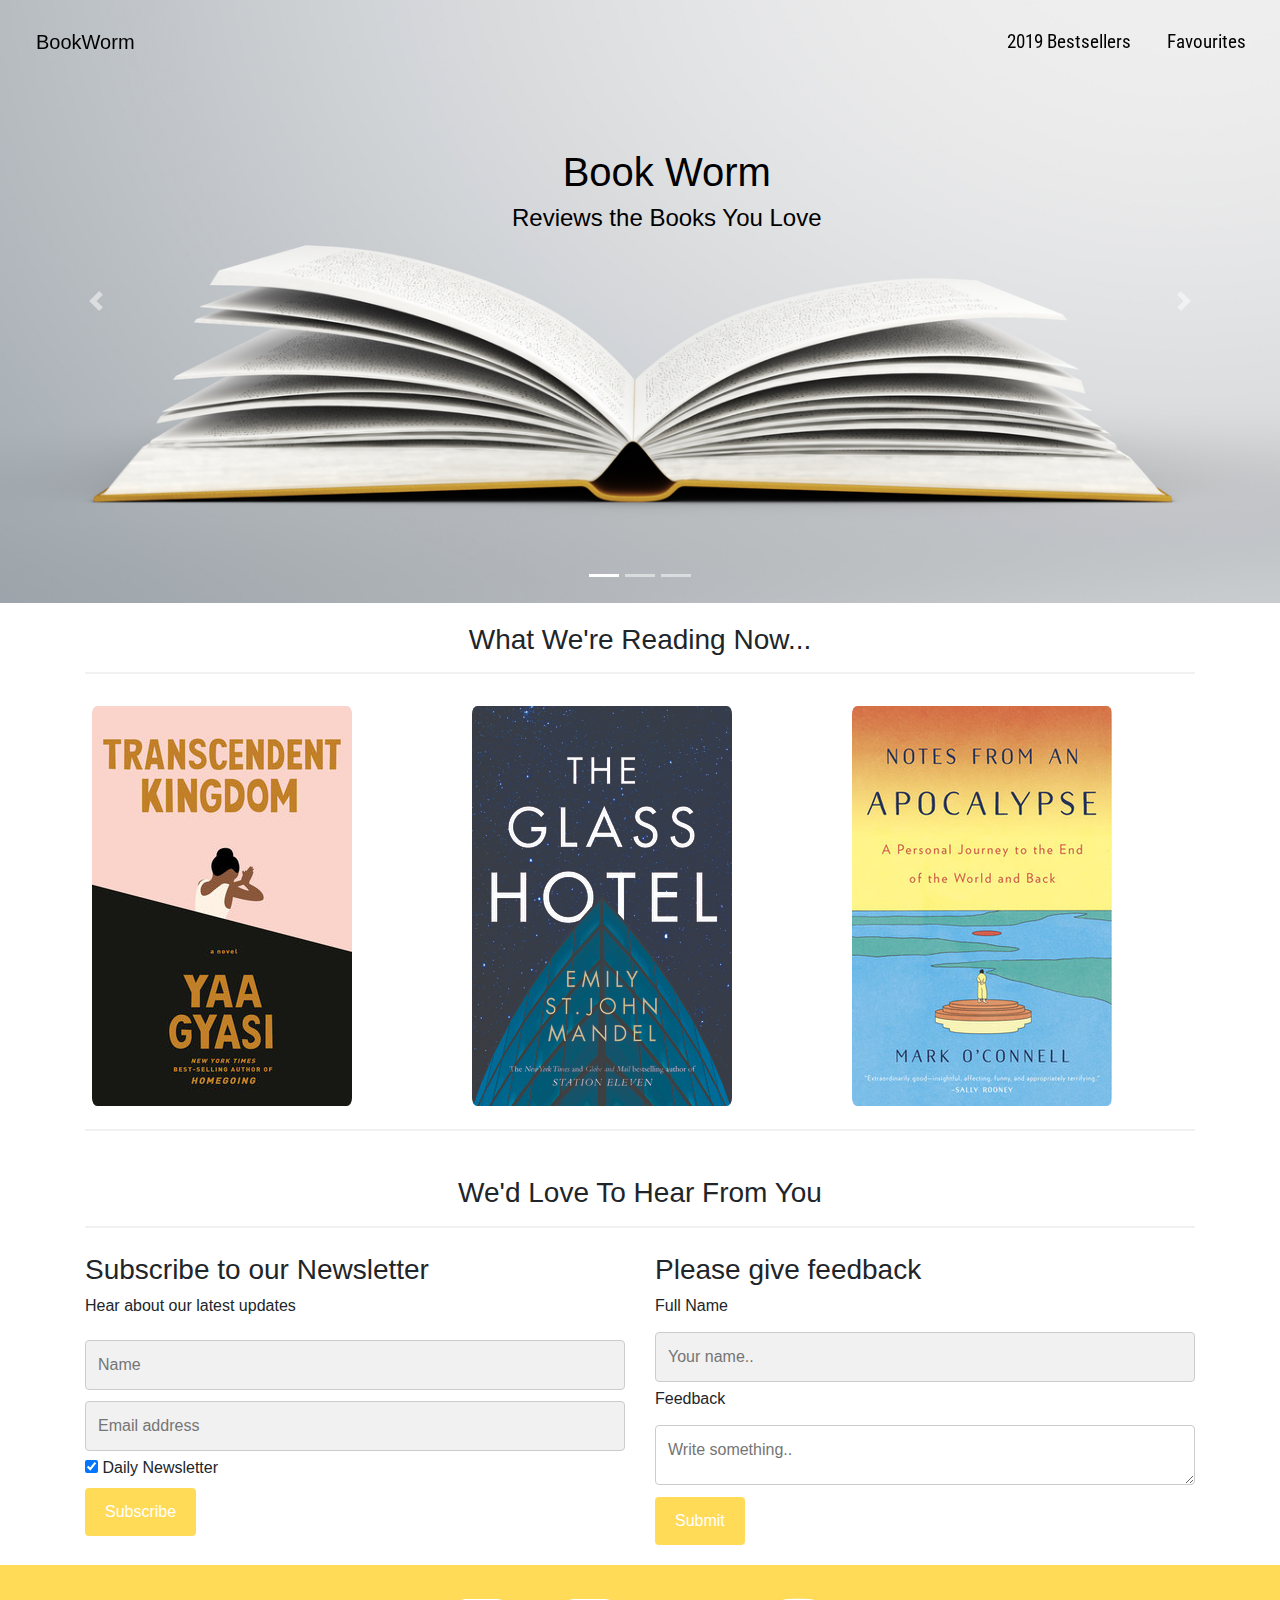
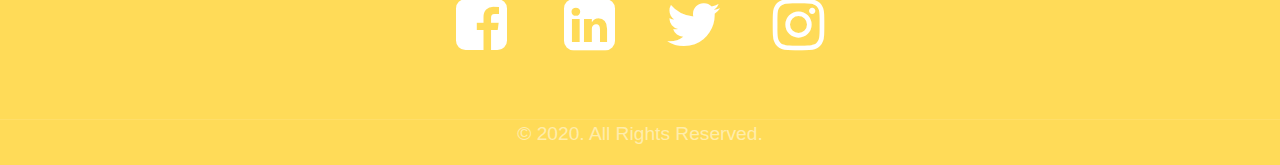
<file: index.html>
<!DOCTYPE html>
<html>

 <head>
 <title>BookWorm</title>

 <meta charset="utf-8">
 <meta name="viewport" content="width=device-width, initial-scale=1">
 <link rel="stylesheet" href="https://maxcdn.bootstrapcdn.com/bootstrap/4.4.1/css/bootstrap.min.css">
 <script src="https://ajax.googleapis.com/ajax/libs/jquery/3.4.1/jquery.min.js"></script>
 <script src="https://cdnjs.cloudflare.com/ajax/libs/popper.js/1.16.0/umd/popper.min.js"></script>
 <script src="https://maxcdn.bootstrapcdn.com/bootstrap/4.4.1/js/bootstrap.min.js"></script>
 <link href="https://fonts.googleapis.com/css?family=Roboto+Condensed&display=swap" rel="stylesheet">
 <link rel="stylesheet" href="https://cdnjs.cloudflare.com/ajax/libs/font-awesome/4.7.0/css/font-awesome.min.css">
 <link href="general.css" rel="stylesheet" type="text/css">
 <link href="index.css" rel="stylesheet" type="text/css">
 <link rel="shortcut icon" href="icon.ico">
 
 
 

 </head>
 <body>

    <nav class="navbar navbar-expand-sm bg-dark navbar-dark fixed-top navbar-custom">
        <a class="navbar-brand" href="index.html">BookWorm</a>
        <ul class="navbar-nav ml-auto">
            <li class="nav-item">
                <a class="nav-link" href="reviews.html">2019 Bestsellers</a>
            </li>
            <li class="nav-item">
                <a class="nav-link" href="#">Favourites</a>
            </li>
        </ul>
    </nav>

  
    <div id="carouselExampleIndicators" class="carousel slide" data-ride="carousel">
        <ol class="carousel-indicators">
          <li data-target="#carouselExampleIndicators" data-slide-to="0" class="active"></li>
          <li data-target="#carouselExampleIndicators" data-slide-to="1"></li>
          <li data-target="#carouselExampleIndicators" data-slide-to="2"></li>
        </ol>
        <div class="carousel-inner">
          <div class="carousel-item active">
            <img class="d-block w-100" src="background14.jpg" alt="First slide">
            <div id="carousel-content-1">
              <h1> Book Worm</h1>
              <h4> Reviews the Books You Love </h4>
             </div> 
          </div>
          <div class="carousel-item">
            <img class="d-block w-100" src="background15.png" alt="Second slide">
            <div id="carousel-content-2">
              <h2>Take a look at some of 2019's most loved books </h2>
              <br>
              <a href="reviews.html"><button id="bestof">Best of 2019</button></a>
            </div>
          </div>
          <div class="carousel-item">
            <img class="d-block w-100" src="background19.jpg" alt="Third slide">
            <div id="carousel-content-3">
              <h1>Book Worm</h1>
              <h4>Keep up to date with our latest reviews</h4>
              <button id="myBtn">Subscribe now</button>

<!-- The Modal -->
<div id="myModal" class="modal">

  <!-- Modal content -->
  <div class="modal-content">
    <span class="close">&times;</span>
    <form action="action_page.php">
      <div class="subscribe-container">
        <h3>Subscribe to our Newsletter</h3>
        <p>Hear about our latest updates</p>
      </div>

      <div class="subscribe-container">
        <input type="text" placeholder="Name" name="name" required>
        <input type="text" placeholder="Email address" name="mail" required>
          <label>
            <input type="checkbox" checked="checked" name="subscribe"> Daily Newsletter
          </label>
      </div>

      <div class="subscribe-container">
        <input type="submit" value="Subscribe">
      </div>
      </form>
   
  </div>

</div>
             </div> 
          </div>
        </div>
        <a class="carousel-control-prev" href="#carouselExampleIndicators" role="button" data-slide="prev">
          <span class="carousel-control-prev-icon" aria-hidden="true"></span>
          <span class="sr-only">Previous</span>
        </a>
        <a class="carousel-control-next" href="#carouselExampleIndicators" role="button" data-slide="next">
          <span class="carousel-control-next-icon" aria-hidden="true"></span>
          <span class="sr-only">Next</span>
        </a>
      </div>

    <div class="container">
        <div class="row-introduction">
          <h3> What We're Reading Now... </h3>
        </div> 
        <hr>
        <div class="row">
          <div class="col-sm-4">
            <div class="card bg-dark text-white">
              <div class="card-inner">
               <img src="transcendentkingdom.jpg" class="card-img" alt="...">
                <div class="card-img-overlay">
                  <h5 class="card-title"><a>Transcendent Kingdom, Yaa Gyasi</a></h5>
                  <div class="star-rating">
                      <span class="fa fa-star checked"></span>
                      <span class="fa fa-star checked"></span>
                      <span class="fa fa-star checked"></span>
                      <span class="fa fa-star"></span>
                      <span class="fa fa-star"></span>
                  </div>
                </div>
              </div>
            </div>
          </div>
          <div class="col-sm-4">
            <div class="card bg-dark text-white">
              <div class="card-inner">
               <img src="glasshotel.jpg" class="card-img" alt="...">
  
                <div class="card-img-overlay">
                  <h5 class="card-title"><a>The Glass Hotel, Emily St John Mandel</a></h5>
                  <div class="star-rating">
                      <span class="fa fa-star checked"></span>
                      <span class="fa fa-star checked"></span>
                      <span class="fa fa-star checked"></span>
                      <span class="fa fa-star"></span>
                      <span class="fa fa-star"></span>
                  </div>
                </div>
              </div>
            </div>
          </div>
          <div class="col-sm-4">
            <div class="card bg-dark text-white">
              <div class="card-inner">
               <img src="apocalypse.jpg" class="card-img" alt="...">
     
                <div class="card-img-overlay">
                  <h5 class="card-title"><a>Notes from an Apocalypse</a></h5>
                  <div class="star-rating">
                      <span class="fa fa-star checked"></span>
                      <span class="fa fa-star checked"></span>
                      <span class="fa fa-star checked"></span>
                      <span class="fa fa-star checked"></span>
                      <span class="fa fa-star"></span>
                  </div>
                </div>
              </div>
            </div>
          </div>
        </div>

      <hr>
      <div class="row">
      
      </div>
      <div class="row-introduction">
        <h3> We'd Love To Hear From You </h3>
        </div>
      

      <hr>
      <div class="row">
        <div class="col-sm-6 forms">
          <form action="action_page.php">
          <div class="subscribe-container">
            <h3>Subscribe to our Newsletter</h3>
            <p>Hear about our latest updates</p>
          </div>
    
          <div class="subscribe-container">
            <input type="text" placeholder="Name" name="name" required>
            <input type="text" placeholder="Email address" name="mail" required>
              <label>
                <input type="checkbox" checked="checked" name="subscribe"> Daily Newsletter
              </label>
          </div>
    
          <div class="subscribe-container">
            <input type="submit" value="Subscribe">
          </div>
          </form>
      </div>
    
    <div class="col-sm-6 forms">
        <div class="feedback-container">
          <h3>Please give feedback</h3>
          <form action="action_page.php">
            <label for="fname">Full Name</label>
            <input type="text" id="fname" name="firstname" placeholder="Your name..">
            <label for="subject">Feedback</label>
            <textarea id="subject" name="subject" placeholder="Write something.."></textarea>
            <input type="submit" value="Submit">
          </form>
          </div>
        </div>
      </div>
    </div>
    
   </div> 





    <footer>
     
      <div class="footer-container">
        <div class="row footer-row">
          <div class="about-company" id="social-media-icons">
            <p><a href="https://en-gb.facebook.com"><i class="fa fa-facebook-square mr-1"></i></a>
              <a href="https://www.linkedin.com"><i class="fa fa-linkedin-square"></i></a>
              <a href="https://twitter.com"><i class="fa fa-twitter"></i></a>
              <a href="https://www.instagram.com"><i class="fa fa-instagram"></i></a>
            </p>
          </div>
    
        </div>
        

        <div class="row mt-5">
          <div class="col copyright">
            <p class=""><small class="text-white-50">© 2020. All Rights Reserved.</small></p>
          </div>
        </div>
      </div>

    
    </footer>
    <script type="text/javascript" src="index.js"></script>
  
   </body>
</html>
</file>
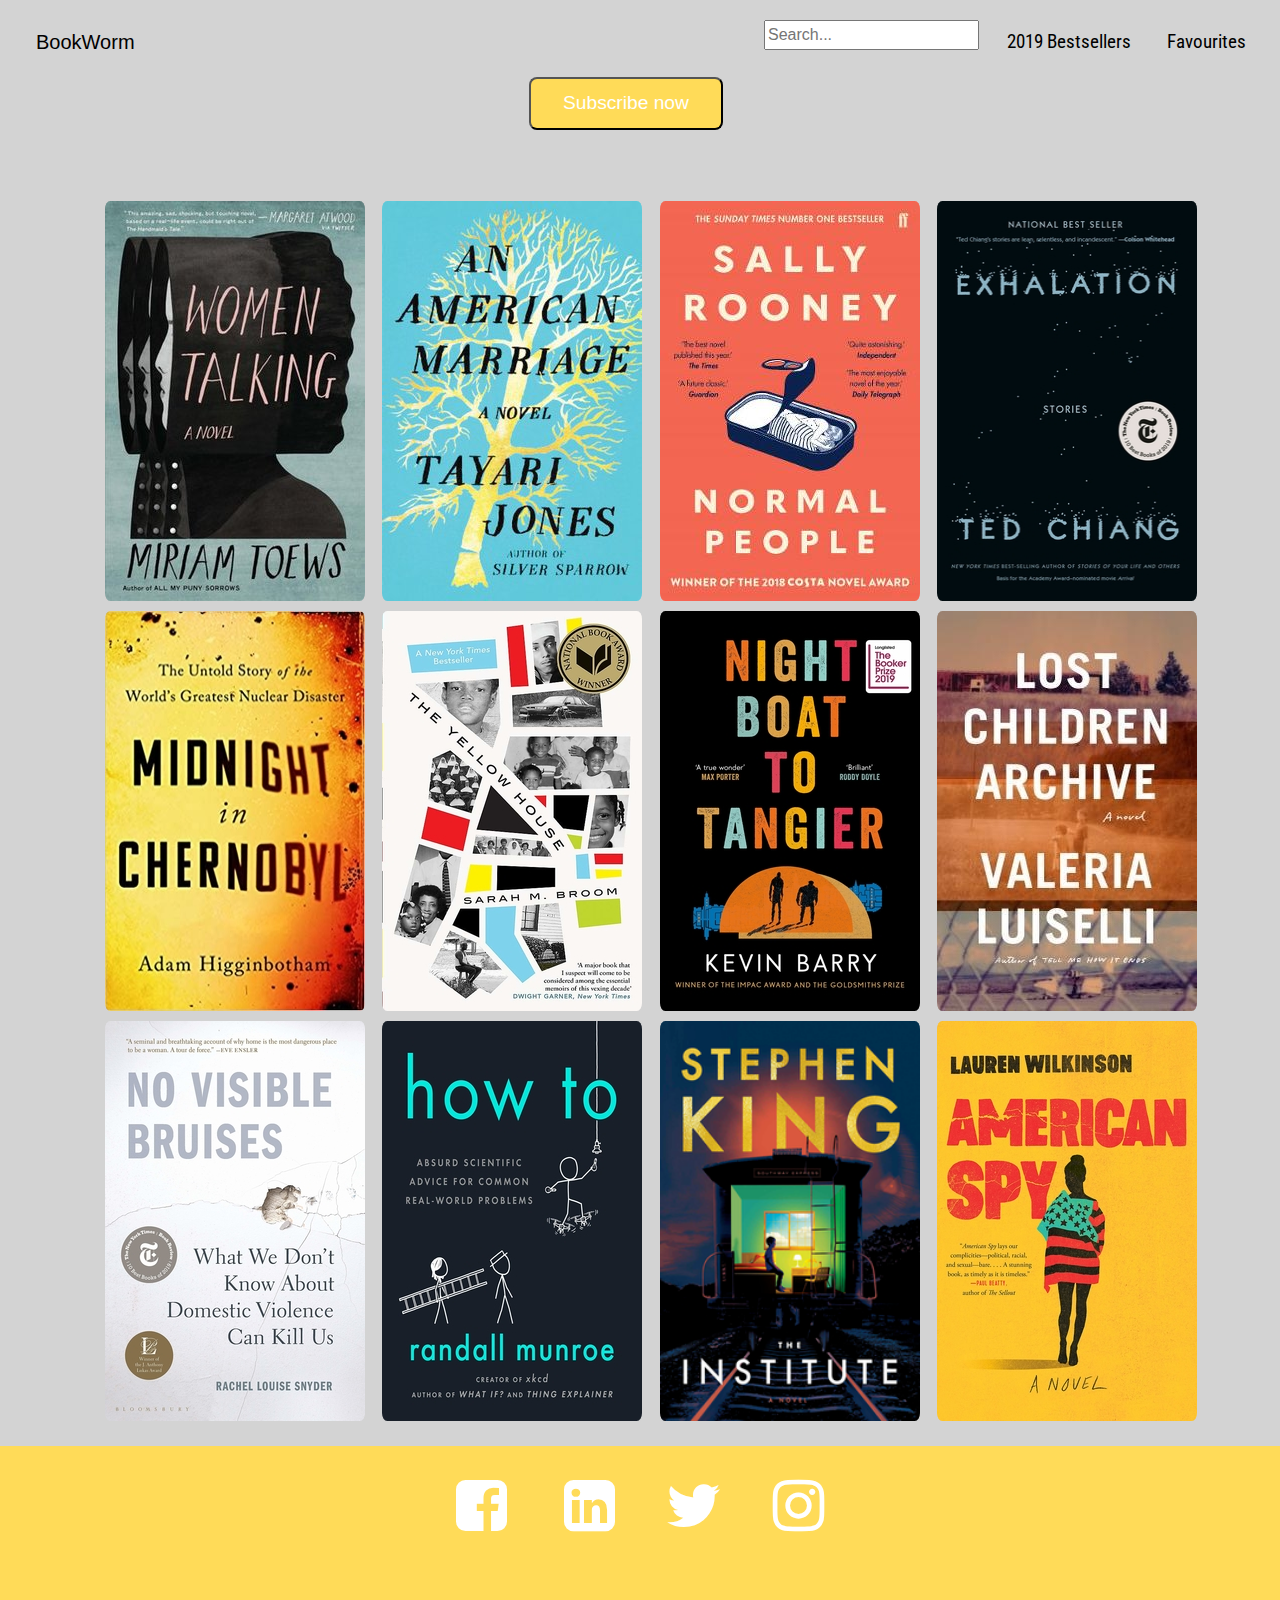
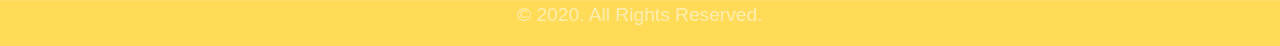
<file: reviews.html>
<!DOCTYPE html>
<html>

 <head>
 <title>BookWorm</title>

 <meta charset="utf-8">
 <meta name="viewport" content="width=device-width, initial-scale=1">
 <link rel="stylesheet" href="https://maxcdn.bootstrapcdn.com/bootstrap/4.4.1/css/bootstrap.min.css">
 <script src="https://ajax.googleapis.com/ajax/libs/jquery/3.4.1/jquery.min.js"></script>
 <script src="https://cdnjs.cloudflare.com/ajax/libs/popper.js/1.16.0/umd/popper.min.js"></script>
 <script src="https://maxcdn.bootstrapcdn.com/bootstrap/4.4.1/js/bootstrap.min.js"></script>
 <link href="general.css" rel="stylesheet" type="text/css">
 <link href="reviews.css" rel="stylesheet" type="text/css">
 <link rel="shortcut icon" href="icon.ico">
 <link rel="stylesheet" href="https://cdnjs.cloudflare.com/ajax/libs/font-awesome/4.7.0/css/font-awesome.min.css">
 
 <script src='https://cdnjs.cloudflare.com/ajax/libs/jquery/3.2.1/jquery.min.js'></script>
 
  
 <link href="https://fonts.googleapis.com/css?family=Hammersmith+One&display=swap" rel="stylesheet">

 <link href="https://fonts.googleapis.com/css?family=Roboto+Condensed&display=swap" rel="stylesheet">
 <script type="text/javascript" src="reviews.js"></script>

 
 </head>

 <body>

<div class="wrapper">
 <nav class="navbar navbar-expand-sm bg-dark navbar-dark fixed-top">
    <a class="navbar-brand" href="index.html">BookWorm</a>
    <ul class="navbar-nav ml-auto">
        <li class="search-bar ml-auto">
            <input type="text" name="search" value="" autocomplete="off"
            id="myinput" onkeyup="searchFunction()" placeholder="Search...">
          
           
        </li>

        <li class="nav-item">
            <a class="nav-link" href="reviews.html">2019 Bestsellers</a>
        </li>
        <li class="nav-item">
            <a class="nav-link" href="#">Favourites</a>
        </li>
    </ul>
  </nav>

  <div class="container">
    <div class="row" id="review-row"></div>
<!-- Trigger/Open The Modal -->
<button id="myBtn">Subscribe now</button>

<!-- The Modal -->
<div id="myModal" class="modal">

  <!-- Modal content -->
  <div class="modal-content">
    <span class="close">&times;</span>
    <form action="action_page.php">
      <div class="subscribe-container">
        <h3>Subscribe to our Newsletter</h3>
        <p>Hear about our latest updates</p>
      </div>

      <div class="subscribe-container">
        <input type="text" placeholder="Name" name="name" required>
        <input type="text" placeholder="Email address" name="mail" required>
          <label>
            <input type="checkbox" checked="checked" name="subscribe"> Daily Newsletter
          </label>
      </div>

      <div class="subscribe-container">
        <input type="submit" value="Subscribe">
      </div>
      </form>
   
  </div>

</div>
  

<ul id="wrapper"> 
<div class="container">
    <div class="row">
    
        <div class="col-sm-3">
        <li>
            <div class="card bg-dark text-white">
                <div class="card-inner">
                 <img src="womentalking.jpg" class="card-img" alt="...">
                  <div class="card-img-overlay">
                    <h5 class="card-title"><a>Women Talking, Miriam Toews</a></h5>
                    <div class="star-rating">
                        <span class="fa fa-star checked"></span>
                        <span class="fa fa-star checked"></span>
                        <span class="fa fa-star checked"></span>
                        <span class="fa fa-star"></span>
                        <span class="fa fa-star"></span>
                    </div>
                  </div>
                </div>
              </div>
        </li>
        </div>
        
        <div class="col-sm-3">
        <li>
            <div class="card bg-dark text-white">
                <div class="card-inner">
                 <img src="americanmarriage.jpg" class="card-img" alt="...">
                  <div class="card-img-overlay">
                    <h5 class="card-title"><a>An American Marriage, Tayari Jones</a></h5>
                    <div class="star-rating">
                        <span class="fa fa-star checked"></span>
                        <span class="fa fa-star checked"></span>
                        <span class="fa fa-star checked"></span>
                        <span class="fa fa-star"></span>
                        <span class="fa fa-star"></span>
                    </div>
                  </div>
                </div>
              </div>
        </li>
        </div>

        <div class="col-sm-3">
      <li>  
        <div class="card bg-dark text-white">
            <div class="card-inner">
             <img src="normalpeople.jpg" class="card-img" alt="...">
              <div class="card-img-overlay">
                <h5 class="card-title"><a>Normal People, Salley Rooney</a></h5>
                <div class="star-rating">
                    <span class="fa fa-star checked"></span>
                    <span class="fa fa-star checked"></span>
                    <span class="fa fa-star checked"></span>
                    <span class="fa fa-star"></span>
                    <span class="fa fa-star"></span>
                </div>
              </div>
            </div>
          </div>
        </li>
        </div>

        <div class="col-sm-3">
         <li>
            <div class="card bg-dark text-white">
                <div class="card-inner">
                 <img src="exhalation.jpg" class="card-img" alt="...">
                  <div class="card-img-overlay">
                    <h5 class="card-title"><a>Exhalation, Ted Chiang</a></h5>
                    <div class="star-rating">
                        <span class="fa fa-star checked"></span>
                        <span class="fa fa-star checked"></span>
                        <span class="fa fa-star checked"></span>
                        <span class="fa fa-star"></span>
                        <span class="fa fa-star"></span>
                    </div>
                  </div>
                </div>
              </div>
         </li>
        </div>
    
    </div>

    <div class="row" id="row-1">
            <div class="col-sm-3">
            <li>
                <div class="card bg-dark text-white">
                    <div class="card-inner">
                     <img src="chernobyl.jpg" class="card-img" alt="...">
                      <div class="card-img-overlay">
                        <h5 class="card-title"><a>Midnight in Chernobyl, Adam Higginbotham</a></h5>
                        <div class="star-rating">
                            <span class="fa fa-star checked"></span>
                            <span class="fa fa-star checked"></span>
                            <span class="fa fa-star checked"></span>
                            <span class="fa fa-star"></span>
                            <span class="fa fa-star"></span>
                        </div>
                      </div>
                    </div>
                  </div>
            </li>
            </div>
            
            <div class="col-sm-3">
            <li>
                <div class="card bg-dark text-white">
                    <div class="card-inner">
                     <img src="yellowhouse.jpg" class="card-img" alt="...">
                      <div class="card-img-overlay">
                        <h5 class="card-title"><a>The Yellow House, Sarah M Broom</a></h5>
                        <div class="star-rating">
                            <span class="fa fa-star checked"></span>
                            <span class="fa fa-star checked"></span>
                            <span class="fa fa-star checked"></span>
                            <span class="fa fa-star"></span>
                            <span class="fa fa-star"></span>
                        </div>
                      </div>
                    </div>
                  </div>
            </li>
            </div>
    
            <div class="col-sm-3">
          <li>  
            <div class="card bg-dark text-white">
                <div class="card-inner">
                 <img src="nightboat.jpg" class="card-img" alt="...">
                  <div class="card-img-overlay">
                    <h5 class="card-title"><a>Night Boat to Tangier, Kevin Barry</a></h5>
                    <div class="star-rating">
                        <span class="fa fa-star checked"></span>
                        <span class="fa fa-star checked"></span>
                        <span class="fa fa-star checked"></span>
                        <span class="fa fa-star"></span>
                        <span class="fa fa-star"></span>
                    </div>
                  </div>
                </div>
              </div>
            </li>
            </div>
    
            <div class="col-sm-3">
            <li>
                <div class="card bg-dark text-white">
                    <div class="card-inner">
                     <img src="lostchildren.jpg" class="card-img" alt="...">
                      <div class="card-img-overlay">
                        <h5 class="card-title"><a>Lost Children Archive, Valeria Luiselli</a></h5>
                        <div class="star-rating">
                            <span class="fa fa-star checked"></span>
                            <span class="fa fa-star checked"></span>
                            <span class="fa fa-star checked"></span>
                            <span class="fa fa-star"></span>
                            <span class="fa fa-star"></span>
                        </div>
                      </div>
                    </div>
                  </div>
                </li>
            </div>
            <div class="col-sm-3">
                <li>
                    <div class="card bg-dark text-white">
                        <div class="card-inner">
                         <img src="bruises.jpg" class="card-img" alt="...">
                          <div class="card-img-overlay">
                            <h5 class="card-title"><a>No Visible Bruises, Rachel Louise Snyder</a></h5>
                            <div class="star-rating">
                                <span class="fa fa-star checked"></span>
                                <span class="fa fa-star checked"></span>
                                <span class="fa fa-star checked"></span>
                                <span class="fa fa-star"></span>
                                <span class="fa fa-star"></span>
                            </div>
                          </div>
                        </div>
                      </div>
                    </li>
                </div>

                <div class="col-sm-3">
                    <li>
                        <div class="card bg-dark text-white">
                            <div class="card-inner">
                             <img src="howto.jpg" class="card-img" alt="...">
                              <div class="card-img-overlay">
                                <h5 class="card-title"><a>How To, Randall Munroe</a></h5>
                                <div class="star-rating">
                                    <span class="fa fa-star checked"></span>
                                    <span class="fa fa-star checked"></span>
                                    <span class="fa fa-star checked"></span>
                                    <span class="fa fa-star"></span>
                                    <span class="fa fa-star"></span>
                                </div>
                              </div>
                            </div>
                          </div>
                        </li>
                    </div>

                    <div class="col-sm-3">
                        <li>
                            <div class="card bg-dark text-white">
                                <div class="card-inner">
                                 <img src="institute.png" class="card-img" alt="...">
                                  <div class="card-img-overlay">
                                    <h5 class="card-title"><a>The Institute, Stephen King</a></h5>
                                    <div class="star-rating">
                                        <span class="fa fa-star checked"></span>
                                        <span class="fa fa-star checked"></span>
                                        <span class="fa fa-star checked"></span>
                                        <span class="fa fa-star"></span>
                                        <span class="fa fa-star"></span>
                                    </div>
                                  </div>
                                </div>
                              </div>
                            </li>
                        </div>

                        <div class="col-sm-3">
                            <li>
                                <div class="card bg-dark text-white">
                                    <div class="card-inner">
                                     <img src="americanspy.jpg" class="card-img" alt="...">
                                      <div class="card-img-overlay">
                                        <h5 class="card-title"><a>The American Spy, Lauren Wilkinson</a></h5>
                                        <div class="star-rating">
                                            <span class="fa fa-star checked"></span>
                                            <span class="fa fa-star checked"></span>
                                            <span class="fa fa-star checked"></span>
                                            <span class="fa fa-star"></span>
                                            <span class="fa fa-star"></span>
                                        </div>
                                      </div>
                                    </div>
                                  </div>
                                </li>
                            </div>
        
        </div>
        </div>
        </ul>      
        </div>

        <footer>
          <div class="footer-container">
            <div class="row footer-row">
              <div class="about-company" id="social-media-icons">
                <p><a href="https://en-gb.facebook.com"><i class="fa fa-facebook-square mr-1"></i></a>
                  <a href="https://www.linkedin.com"><i class="fa fa-linkedin-square"></i></a>
                  <a href="https://twitter.com"><i class="fa fa-twitter"></i></a>
                  <a href="https://www.instagram.com"><i class="fa fa-instagram"></i></a>
                </p>
              </div>
        
            </div>
            
    
            <div class="row mt-5">
              <div class="col copyright">
                <p class=""><small class="text-white-50">© 2020. All Rights Reserved.</small></p>
              </div>
            </div>
          </div>
        
        </footer>

  <script  src="reviews.js"></script>
 
</body>
</html>
</file>
<file: general.css>
html, body {
  height: 100%;
  margin: 0;
  
}

.bg-dark {
    background-color: transparent !important;
}

.navbar {
    padding-top: 20px;
    position: absolute;
}


@media only screen and (min-width: 768px){
    .navbar {
      width: auto;
    }
  }

.nav-item a {
    font-family: 'Roboto Condensed', sans-serif;
    font-size: 1.2em;
  } 

.navbar-brand a{
    font-size: 2em;
    font-family: 'Roboto Condensed', sans-serif;
}

.navbar-dark .navbar-brand {
  color: black;
}

.navbar-nav > li{
    padding-left:0px;
    padding-right:0px;
    margin-left:10px;
    margin-right:10px;
  }

  .navbar-dark .navbar-nav .nav-link {
    color: black;
  }

.navbar-brand {
    padding-left: 20px;
}



/* footer */

fa:hover {
  opacity: 0.7;
}

.wrapper{
  height: 100%
}

.footer-container {
  background: #ffdb58;
  color: white;
  left: 0;
  bottom: 0;
  width: 100%;
  margin: auto;
  text-align: center;
  margin-top: 20px;
}

#social-media-icons {
  padding-top: 30px;
  margin: auto;
  width: 50%;
}

.about-company i{
    font-size: 60px;
    width: 100px;
    align-content: center;
  }

.about-company a{
      color:white;
      transition: color .2s;
    }

.about-company a:hover{
  color:#4180CB
}

.location i{
    font-size: 18px;
  }

.copyright p{
  border-top:1px solid rgba(255,255,255,.1);
  font-size: 1.2em;
}

.small, small {
  font-size: 100%;
  font-weight: 400;
}
</file>
<file: index.css>
/*index.css*/

.row-introduction {
    text-align: center;
    height: 100%;
    padding-top: 20px;
}


.row-subscription {
    text-align: center;
    height: 100%;
    padding-top: 20px;
}



.carousel {
    position: relative;
}

.carousel-inner {
    position: relative; 
    width: 100%; 
    overflow: hidden;
}

#carousel-content-1 {
    position: absolute;
    bottom: 60%;
    left: 40%;
    z-index: 20;
    color: black;
    text-align: center;
}

#carousel-content-2 {
    position: absolute;
    bottom: 50%;
    left: 15%;
    z-index: 20;
    color: black;
    vertical-align: middle;
}

#carousel-content-3 {
    position: absolute;
    color: white;
    bottom: 50%;
    left: 60%;
    z-index: 20;
    text-align: center;

}

#bestof {
    border-radius: 8px;
    background-color: #ffdb58;
    color: white;
    padding: 10px 32px;
    font-size: 1.2em;
}


hr {
    border-top: 5px solid gray;
}

* {box-sizing: border-box}

/* Full-width input fields */
  input[type=text], input[type=password] {
  width: 100%;
  padding: 15px;
  margin: 5px 0 22px 0;
  display: inline-block;
  border: none;
  background: #f1f1f1;
}

input[type=text]:focus, input[type=password]:focus {
  background-color: #ddd;
  outline: none;
}

hr {
  border: 1px solid #f1f1f1;
  margin-bottom: 25px;
}



/* card */

.card {
    background-color: transparent;
    width: 260px;
    height: 400px;
    perspective: 1000px;
    margin: 2%;
    border: none;
    border-radius: 2%
  }
  
  .card-inner {
    position: relative;
    width: 100%;
    height: 100%;
    text-align: center;
    transition: transform 0.6s;
    transform-style: preserve-3d;
    border: none;
    border-radius: 2%
    background-color: white;
  }
  
  .card:hover .card-inner {
    transform: rotateY(180deg);
    color: aqua;
  }
  
  .card img, .card-img-overlay {
    position: absolute;
    width: 100%;
    height: 100%;
    backface-visibility: hidden;
    top:0;left:0;right:0;
    border: none;
    border-radius: 2%
  }
  
  .card-img-overlay {
    transform: rotateY(180deg);
    background:#ffdb58;
    color:white;
  }

  /* 5 star rating */
  
.checked {
  color: orange;
}

.detail {
  padding: 0%;
}

input[type=text], select, textarea {
    width: 100%; /* Full width */
    padding: 12px; /* Some padding */
    border: 1px solid #ccc; /* Gray border */
    border-radius: 4px; /* Rounded borders */
    box-sizing: border-box; /* Make sure that padding and width stays in place */
    margin-top: 6px; /* Add a top margin */
    margin-bottom: 5px; /* Bottom margin */
    resize: vertical /* Allow the user to vertically resize the textarea (not horizontally) */
  }
  
  #subject {
    height: 60px;
  }
  
  /* Style the submit button with a specific background color etc */
  input[type=submit] {
    background-color: #ffdb58;
    color: white;
    padding: 12px 20px;
    border: none;
    border-radius: 4px;
    cursor: pointer;
  }
  
  /* When moving the mouse over the submit button, add a darker green color */
  input[type=submit]:hover {
    background-color: #ffdb58;
  }
  
  /* Add a background color and some padding around the form */
  .feedback-container {
    text-align: left;
    border-radius: 5px;
  }

  /* subscribe button*/

    /* The Modal (background) */
.modal {
  display: none; /* Hidden by default */
  position: fixed; /* Stay in place */
  z-index: 1; /* Sit on top */
  left: 0;
  top: 0;
  width: 100%; /* Full width */
  height: 100%; /* Full height */
  overflow: auto; /* Enable scroll if needed */
  /* background-color: rgb(0,0,0); Fallback color */
  /* background-color: rgba(0,0,0,0.4); Black w/ opacity */
}

/* Modal Content/Box */
.modal-content {
  background-color: #ffdb58;
  margin: 15% auto; /* 15% from the top and centered */
  padding: 20px;

  width: 40%; /* Could be more or less, depending on screen size */
}

/* The Close Button */
.close {
  color: #aaa;
  float: right;
  font-size: 28px;
  font-weight: bold;
}

.close:hover,
.close:focus {
  color: black;
  text-decoration: none;
  cursor: pointer;
}

#myBtn {
  background-color: #ffdb58;
  border-radius: 8px;
  padding: 10px 32px;
  font-size: 1.2em;
  color: white;
  
}
</file>
<file: reviews.css>
/* reviews.css*/

body {
  background-color: #d3d3d3;
}

ul#wrapper {
    list-style: none;
    display: inline;
    margin-top: 10px;
    }

    /* #myinput {
      background-position: 10px 12px; /* Position the search icon */
      background-repeat: no-repeat; /* Do not repeat the icon image */
      width: 30%; /* Full-width */
      font-size: 16px; /* Increase font-size */
      padding: 12px 20px 12px 40px; /* Add some padding */
      border: 1px solid #ddd; /* Add a grey border */
      margin-bottom: 12px; /* Add some space below the input */
    } */

  #row-1 {
      padding-top: 5%;
      align-content: center;
  }

  #row-1 h1 {
    margin-left: 40%;
  }

  
  .container {
    min-height: 100%;
      padding-top: 6%;
      
  }

  /* The Modal (background) */
.modal {
  display: none; /* Hidden by default */
  position: fixed; /* Stay in place */
  z-index: 1; /* Sit on top */
  left: 0;
  top: 0;
  width: 100%; /* Full width */
  height: 100%; /* Full height */
  overflow: auto; /* Enable scroll if needed */
  /* background-color: rgb(0,0,0); Fallback color */
  /* background-color: rgba(0,0,0,0.4); Black w/ opacity */
}

/* Modal Content/Box */
.modal-content {
  background-color: #ffdb58;
  margin: 15% auto; /* 15% from the top and centered */
  padding: 20px;

  width: 40%; /* Could be more or less, depending on screen size */
}

/* The Close Button */
.close {
  color: #aaa;
  float: right;
  font-size: 28px;
  font-weight: bold;
}

.close:hover,
.close:focus {
  color: black;
  text-decoration: none;
  cursor: pointer;
}

#myBtn {
  background-color: #ffdb58;
  border-radius: 8px;
  padding: 10px 32px;
  font-size: 1.2em;
  color: white;
  margin-left: 40%;
  
}

/* search bar */ 



  input ml-auto{
      position: absolute;
      left: 50%;
      transform: translateX(-50%);
      width: 250px;
      height: 40px;
      left: 172px;
      margin: 4px 0;
  }

  /* NEW CODE */

  .card {
    background-color: transparent;
    width: 260px;
    height: 400px;
    perspective: 1000px;
    margin: 2%;
    border: none;
    border-radius: 2%
  }
  
  .card-inner {
    position: relative;
    width: 100%;
    height: 100%;
    text-align: center;
    transition: transform 0.6s;
    transform-style: preserve-3d;
    border: none;
    border-radius: 2%
    background-color: white;
  }
  
  .card:hover .card-inner {
    transform: rotateY(180deg);
    color: aqua;
  }
  
  .card img, .card-img-overlay {
    position: absolute;
    width: 100%;
    height: 100%;
    backface-visibility: hidden;
    top:0;left:0;right:0;
    border: none;
    border-radius: 2%
  }
  
  .card-img-overlay {
    transform: rotateY(180deg);
    background:#ffdb58;
    color:white;
  }

  /* 5 star rating */
  
.checked {
  color: orange;
}

.detail {
  padding: 0%;
}
</file>
